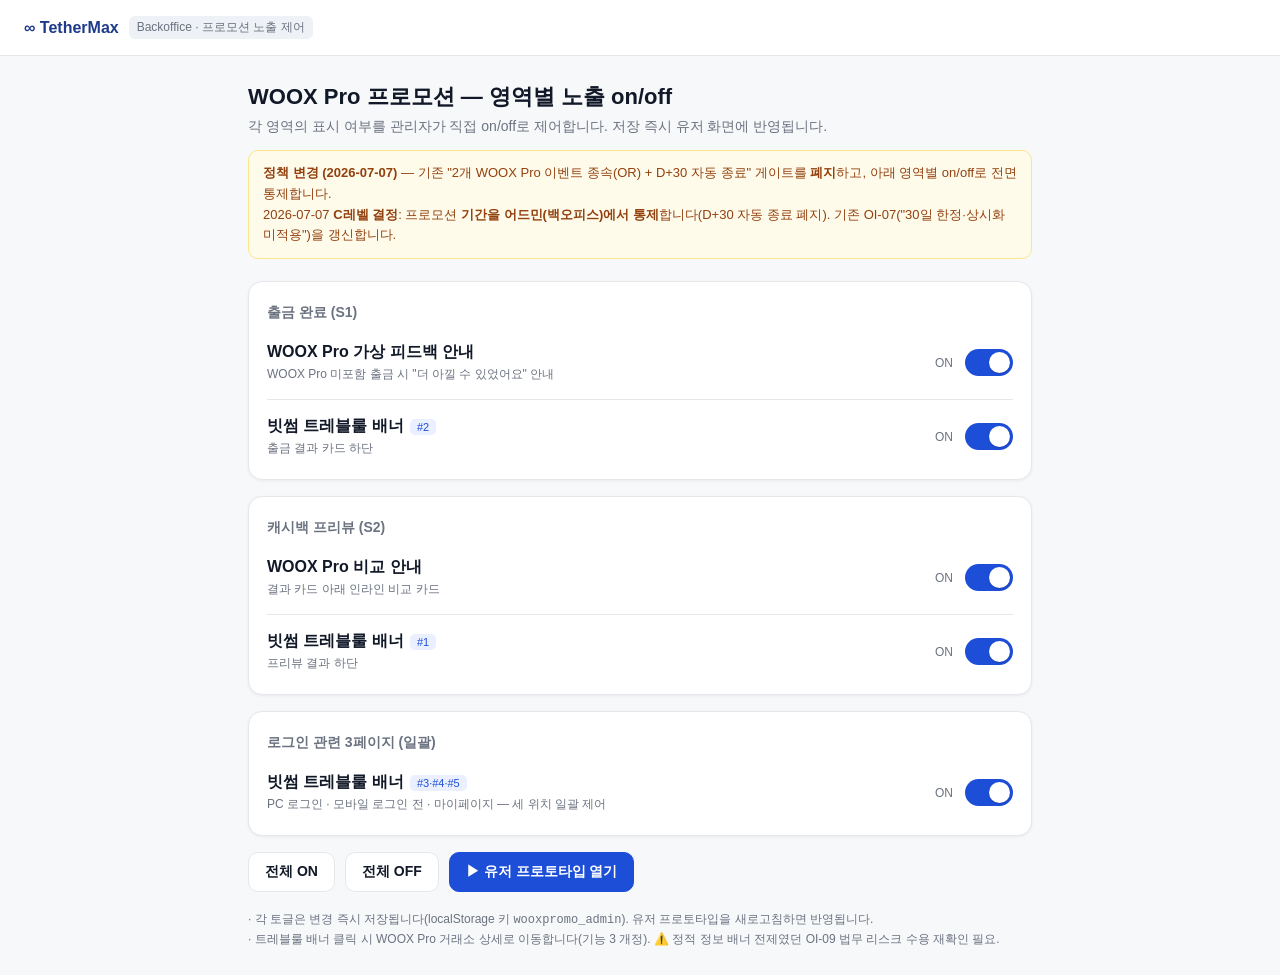
<file: src/backoffice/index.html>
<!DOCTYPE html>
<html lang="ko">
<head>
  <meta charset="UTF-8" />
  <meta name="viewport" content="width=device-width, initial-scale=1.0" />
  <title>WOOX Pro 프로모션 · 노출 제어 (백오피스)</title>
  <style>
    :root { --brand:#1d4ed8; --bg:#f7f8fa; --surface:#fff; --border:#e5e7eb; --text:#111827; --muted:#6b7280; }
    * { box-sizing:border-box; }
    body { margin:0; font-family:-apple-system,BlinkMacSystemFont,"Segoe UI",Roboto,"Malgun Gothic",sans-serif; background:var(--bg); color:var(--text); }
    .top { background:var(--surface); border-bottom:1px solid var(--border); padding:16px 24px; display:flex; align-items:center; gap:10px; }
    .top .brand { font-weight:800; color:#1e3a8a; }
    .top .tag { font-size:12px; color:var(--muted); background:#eef1f5; padding:3px 8px; border-radius:6px; }
    .wrap { max-width:820px; margin:26px auto; padding:0 18px; }
    h1 { font-size:22px; margin:0 0 6px; }
    .sub { color:var(--muted); font-size:14px; margin-bottom:8px; }
    .policy { background:#fffbeb; border:1px solid #fde68a; color:#92400e; border-radius:10px; padding:12px 14px; font-size:13px; line-height:1.6; margin:14px 0 22px; }
    .group { background:var(--surface); border:1px solid var(--border); border-radius:14px; padding:6px 18px; margin-bottom:16px; box-shadow:0 1px 3px rgba(16,24,40,.06); }
    .group h2 { font-size:14px; color:var(--muted); margin:16px 0 4px; }
    .row { display:flex; align-items:center; justify-content:space-between; padding:16px 0; border-bottom:1px solid var(--border); }
    .row:last-child { border-bottom:none; }
    .row .label { font-weight:600; }
    .row .desc { font-size:12px; color:var(--muted); margin-top:3px; }
    .row .pos { font-size:11px; color:#1d4ed8; background:#eaf0ff; border-radius:5px; padding:2px 7px; margin-left:6px; }
    .switch { width:48px; height:27px; border-radius:999px; background:#cbd5e1; position:relative; cursor:pointer; flex:0 0 auto; transition:background .15s; }
    .switch.on { background:var(--brand); }
    .switch .knob { position:absolute; top:3px; left:3px; width:21px; height:21px; border-radius:999px; background:#fff; transition:left .15s; box-shadow:0 1px 2px rgba(0,0,0,.2); }
    .switch.on .knob { left:24px; }
    .state { font-size:12px; color:var(--muted); width:34px; text-align:right; margin-right:12px; }
    .toolbar { display:flex; gap:10px; align-items:center; margin-top:8px; }
    .btn { border:1px solid var(--border); background:var(--surface); border-radius:10px; padding:10px 16px; font-weight:700; cursor:pointer; font-size:14px; text-decoration:none; color:var(--text); }
    .btn.primary { background:var(--brand); color:#fff; border-color:var(--brand); }
    .saved { color:#16a34a; font-size:13px; font-weight:700; opacity:0; transition:opacity .2s; }
    .saved.show { opacity:1; }
    .note { color:var(--muted); font-size:12px; margin-top:18px; line-height:1.6; }
  </style>
</head>
<body>
  <div class="top"><span class="brand">∞ TetherMax</span> <span class="tag">Backoffice · 프로모션 노출 제어</span></div>
  <div class="wrap">
    <h1>WOOX Pro 프로모션 — 영역별 노출 on/off</h1>
    <div class="sub">각 영역의 표시 여부를 관리자가 직접 on/off로 제어합니다. 저장 즉시 유저 화면에 반영됩니다.</div>
    <div class="policy">
      <b>정책 변경 (2026-07-07)</b> — 기존 "2개 WOOX Pro 이벤트 종속(OR) + D+30 자동 종료" 게이트를 <b>폐지</b>하고, 아래 영역별 on/off로 전면 통제합니다.<br />
      2026-07-07 <b>C레벨 결정</b>: 프로모션 <b>기간을 어드민(백오피스)에서 통제</b>합니다(D+30 자동 종료 폐지). 기존 OI-07("30일 한정·상시화 미적용")을 갱신합니다.
    </div>

    <div class="group">
      <h2>출금 완료 (S1)</h2>
      <div class="row" data-key="s1Feedback">
        <div><span class="label">WOOX Pro 가상 피드백 안내</span><div class="desc">WOOX Pro 미포함 출금 시 "더 아낄 수 있었어요" 안내</div></div>
        <div style="display:flex;align-items:center"><span class="state"></span><span class="switch"><span class="knob"></span></span></div>
      </div>
      <div class="row" data-key="s1Banner">
        <div><span class="label">빗썸 트레블룰 배너</span><span class="pos">#2</span><div class="desc">출금 결과 카드 하단</div></div>
        <div style="display:flex;align-items:center"><span class="state"></span><span class="switch"><span class="knob"></span></span></div>
      </div>
    </div>

    <div class="group">
      <h2>캐시백 프리뷰 (S2)</h2>
      <div class="row" data-key="s2Compare">
        <div><span class="label">WOOX Pro 비교 안내</span><div class="desc">결과 카드 아래 인라인 비교 카드</div></div>
        <div style="display:flex;align-items:center"><span class="state"></span><span class="switch"><span class="knob"></span></span></div>
      </div>
      <div class="row" data-key="s2Banner">
        <div><span class="label">빗썸 트레블룰 배너</span><span class="pos">#1</span><div class="desc">프리뷰 결과 하단</div></div>
        <div style="display:flex;align-items:center"><span class="state"></span><span class="switch"><span class="knob"></span></span></div>
      </div>
    </div>

    <div class="group">
      <h2>로그인 관련 3페이지 (일괄)</h2>
      <div class="row" data-key="loginBanners">
        <div><span class="label">빗썸 트레블룰 배너</span><span class="pos">#3·#4·#5</span><div class="desc">PC 로그인 · 모바일 로그인 전 · 마이페이지 — 세 위치 일괄 제어</div></div>
        <div style="display:flex;align-items:center"><span class="state"></span><span class="switch"><span class="knob"></span></span></div>
      </div>
    </div>

    <div class="toolbar">
      <button class="btn" id="all-on">전체 ON</button>
      <button class="btn" id="all-off">전체 OFF</button>
      <a class="btn primary" href="../frontend/index.html" target="_blank">▶ 유저 프로토타입 열기</a>
      <span class="saved" id="saved">✓ 저장됨</span>
    </div>
    <div class="note">
      · 각 토글은 변경 즉시 저장됩니다(localStorage 키 <code>wooxpromo_admin</code>). 유저 프로토타입을 새로고침하면 반영됩니다.<br />
      · 트레블룰 배너 클릭 시 WOOX Pro 거래소 상세로 이동합니다(기능 3 개정). ⚠️ 정적 정보 배너 전제였던 OI-09 법무 리스크 수용 재확인 필요.
    </div>
  </div>

  <script>
    var KEY = 'wooxpromo_admin';
    var DEF = { s1Feedback:true, s1Banner:true, s2Compare:true, s2Banner:true, loginBanners:true };
    function load(){ try { return Object.assign({}, DEF, JSON.parse(localStorage.getItem(KEY)) || {}); } catch(e){ return Object.assign({}, DEF); } }
    function save(s){ localStorage.setItem(KEY, JSON.stringify(s)); var n=document.getElementById('saved'); n.classList.add('show'); setTimeout(function(){ n.classList.remove('show'); }, 1200); }
    var state = load();
    function paint(){
      document.querySelectorAll('.row').forEach(function(row){
        var k = row.getAttribute('data-key'); var on = !!state[k];
        row.querySelector('.switch').classList.toggle('on', on);
        row.querySelector('.state').textContent = on ? 'ON' : 'OFF';
      });
    }
    document.querySelectorAll('.row').forEach(function(row){
      row.querySelector('.switch').addEventListener('click', function(){
        var k = row.getAttribute('data-key'); state[k] = !state[k]; save(state); paint();
      });
    });
    document.getElementById('all-on').addEventListener('click', function(){ Object.keys(DEF).forEach(function(k){ state[k]=true; }); save(state); paint(); });
    document.getElementById('all-off').addEventListener('click', function(){ Object.keys(DEF).forEach(function(k){ state[k]=false; }); save(state); paint(); });
    paint();
  </script>
</body>
</html>
</file>
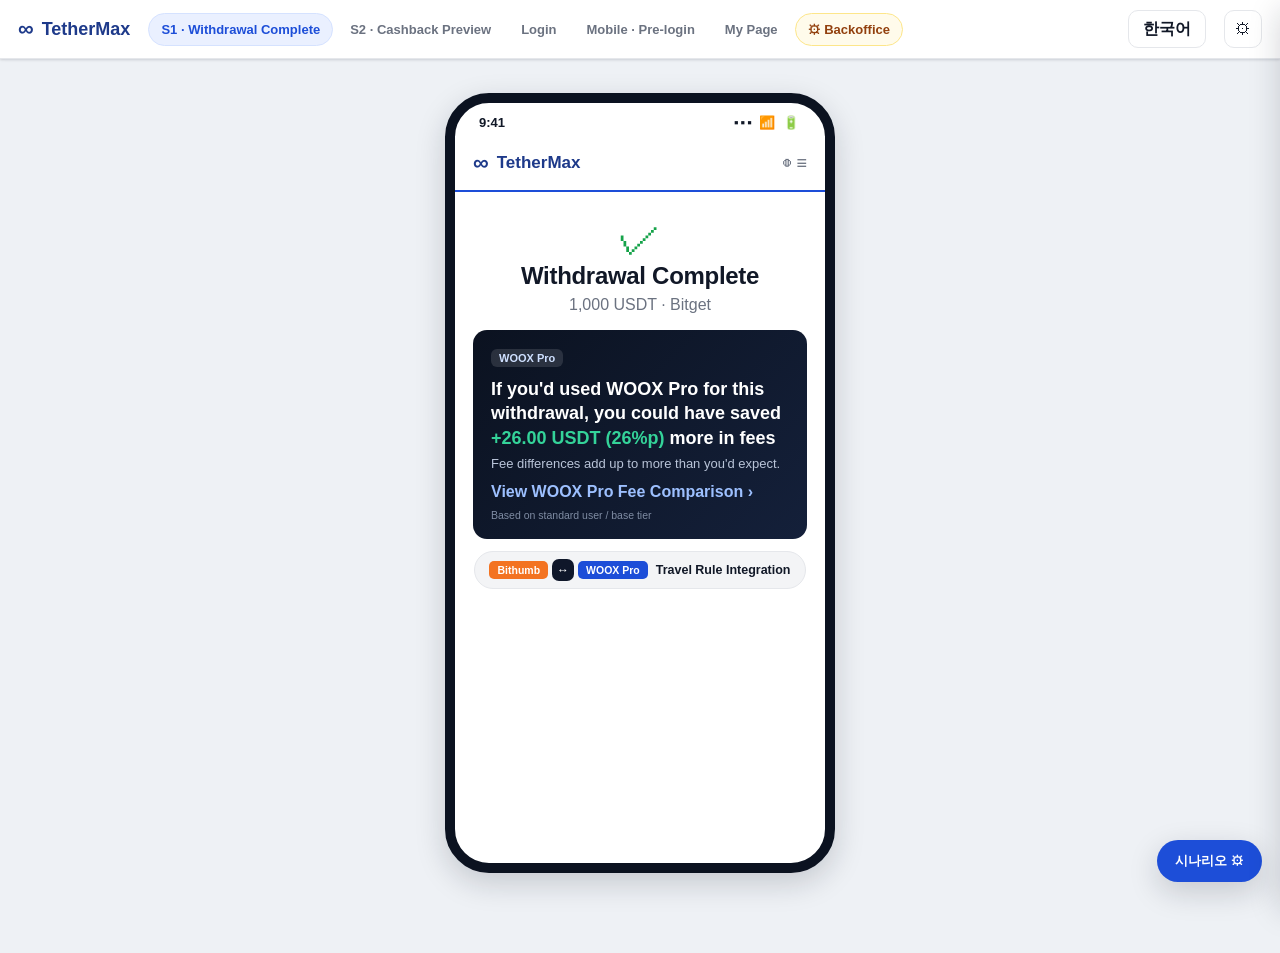
<file: src/frontend/index.html>
<!DOCTYPE html>
<html lang="ko">
<head>
  <meta charset="UTF-8" />
  <meta name="viewport" content="width=device-width, initial-scale=1.0" />
  <title>WOOX Pro 온보딩 프로모션 · 클릭 프로토타입</title>
  <link rel="stylesheet" href="css/prototype.css" />
</head>
<body>
  <!-- 상단 툴바: 화면 전환 -->
  <div class="toolbar">
    <div class="brand"><span class="inf">∞</span> TetherMax</div>
    <div class="tabs" id="tabs">
      <button class="tab" data-screen="s1">S1 · Withdrawal Complete</button>
      <button class="tab" data-screen="s2">S2 · Cashback Preview</button>
      <button class="tab" data-screen="login">Login</button>
      <button class="tab" data-screen="mweb">Mobile · Pre-login</button>
      <button class="tab" data-screen="mypage">My Page</button>
      <button class="tab tab-admin" data-screen="backoffice">⚙ Backoffice</button>
    </div>
    <div class="spacer"></div>
    <button class="icon-btn" id="btn-lang" title="한/영 전환" style="width:auto;padding:0 14px;font-weight:700">한국어</button>
    <button class="icon-btn" id="btn-drawer" title="시나리오 패널">⚙︎</button>
  </div>

  <!-- 화면 스테이지 -->
  <div class="stage" id="stage"></div>

  <!-- 토스트 -->
  <div class="toast-wrap" id="toasts"></div>

  <!-- 모달 마운트 -->
  <div id="modal-root"></div>

  <!-- 시나리오 드로어 -->
  <div class="drawer" id="drawer"></div>
  <button class="fab" id="fab">시나리오 ⚙︎</button>

  <script src="js/i18n.js"></script>
  <script src="js/mock-api.js"></script>
  <script src="js/app.js"></script>
</body>
</html>
</file>
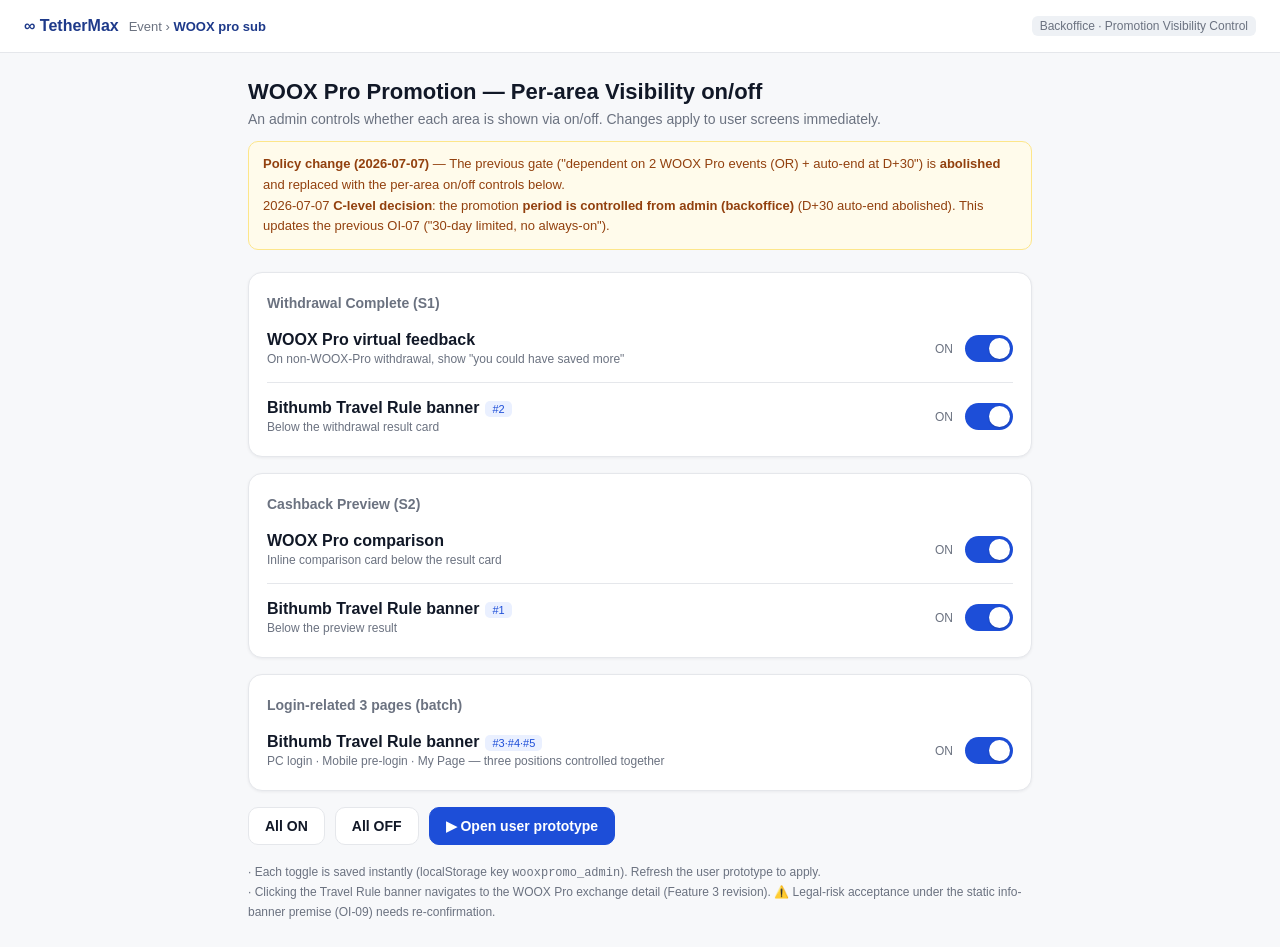
<file: src/frontend/backoffice.html>
<!DOCTYPE html>
<html lang="ko">
<head>
  <meta charset="UTF-8" />
  <meta name="viewport" content="width=device-width, initial-scale=1.0" />
  <title>WOOX Pro 프로모션 · 노출 제어 (백오피스)</title>
  <style>
    :root { --brand:#1d4ed8; --bg:#f7f8fa; --surface:#fff; --border:#e5e7eb; --text:#111827; --muted:#6b7280; }
    * { box-sizing:border-box; }
    body { margin:0; font-family:-apple-system,BlinkMacSystemFont,"Segoe UI",Roboto,"Malgun Gothic",sans-serif; background:var(--bg); color:var(--text); }
    .top { background:var(--surface); border-bottom:1px solid var(--border); padding:16px 24px; display:flex; align-items:center; gap:10px; }
    .top .brand { font-weight:800; color:#1e3a8a; }
    .top .tag { font-size:12px; color:var(--muted); background:#eef1f5; padding:3px 8px; border-radius:6px; }
    .top .crumb { font-size:13px; color:var(--muted); }
    .top .crumb b { color:#1e3a8a; }
    .top .spacer { flex:1; }
    .wrap { max-width:820px; margin:26px auto; padding:0 18px; }
    h1 { font-size:22px; margin:0 0 6px; }
    .sub { color:var(--muted); font-size:14px; margin-bottom:8px; }
    .policy { background:#fffbeb; border:1px solid #fde68a; color:#92400e; border-radius:10px; padding:12px 14px; font-size:13px; line-height:1.6; margin:14px 0 22px; }
    .group { background:var(--surface); border:1px solid var(--border); border-radius:14px; padding:6px 18px; margin-bottom:16px; box-shadow:0 1px 3px rgba(16,24,40,.06); }
    .group h2 { font-size:14px; color:var(--muted); margin:16px 0 4px; }
    .row { display:flex; align-items:center; justify-content:space-between; padding:16px 0; border-bottom:1px solid var(--border); }
    .row:last-child { border-bottom:none; }
    .row .label { font-weight:600; }
    .row .desc { font-size:12px; color:var(--muted); margin-top:3px; }
    .row .pos { font-size:11px; color:#1d4ed8; background:#eaf0ff; border-radius:5px; padding:2px 7px; margin-left:6px; }
    .switch { width:48px; height:27px; border-radius:999px; background:#cbd5e1; position:relative; cursor:pointer; flex:0 0 auto; transition:background .15s; }
    .switch.on { background:var(--brand); }
    .switch .knob { position:absolute; top:3px; left:3px; width:21px; height:21px; border-radius:999px; background:#fff; transition:left .15s; box-shadow:0 1px 2px rgba(0,0,0,.2); }
    .switch.on .knob { left:24px; }
    .state { font-size:12px; color:var(--muted); width:34px; text-align:right; margin-right:12px; }
    .toolbar { display:flex; gap:10px; align-items:center; margin-top:8px; }
    .btn { border:1px solid var(--border); background:var(--surface); border-radius:10px; padding:10px 16px; font-weight:700; cursor:pointer; font-size:14px; text-decoration:none; color:var(--text); }
    .btn.primary { background:var(--brand); color:#fff; border-color:var(--brand); }
    .saved { color:#16a34a; font-size:13px; font-weight:700; opacity:0; transition:opacity .2s; }
    .saved.show { opacity:1; }
    .note { color:var(--muted); font-size:12px; margin-top:18px; line-height:1.6; }
  </style>
</head>
<body>
  <div class="top"><span class="brand">&#8734; TetherMax</span> <span class="crumb" data-i18n-html="breadcrumb"></span><span class="spacer"></span><span class="tag" data-i18n="tag"></span></div>
  <div class="wrap">
    <h1 data-i18n="h1"></h1>
    <div class="sub" data-i18n="sub"></div>
    <div class="policy" data-i18n-html="policy"></div>

    <div class="group">
      <h2 data-i18n="g_s1"></h2>
      <div class="row" data-key="s1Feedback">
        <div><span class="label" data-i18n="s1Feedback_label"></span><div class="desc" data-i18n="s1Feedback_desc"></div></div>
        <div style="display:flex;align-items:center"><span class="state"></span><span class="switch"><span class="knob"></span></span></div>
      </div>
      <div class="row" data-key="s1Banner">
        <div><span class="label" data-i18n="banner_label"></span><span class="pos">#2</span><div class="desc" data-i18n="s1Banner_desc"></div></div>
        <div style="display:flex;align-items:center"><span class="state"></span><span class="switch"><span class="knob"></span></span></div>
      </div>
    </div>

    <div class="group">
      <h2 data-i18n="g_s2"></h2>
      <div class="row" data-key="s2Compare">
        <div><span class="label" data-i18n="s2Compare_label"></span><div class="desc" data-i18n="s2Compare_desc"></div></div>
        <div style="display:flex;align-items:center"><span class="state"></span><span class="switch"><span class="knob"></span></span></div>
      </div>
      <div class="row" data-key="s2Banner">
        <div><span class="label" data-i18n="banner_label"></span><span class="pos">#1</span><div class="desc" data-i18n="s2Banner_desc"></div></div>
        <div style="display:flex;align-items:center"><span class="state"></span><span class="switch"><span class="knob"></span></span></div>
      </div>
    </div>

    <div class="group">
      <h2 data-i18n="g_login"></h2>
      <div class="row" data-key="loginBanners">
        <div><span class="label" data-i18n="banner_label"></span><span class="pos">#3·#4·#5</span><div class="desc" data-i18n="loginBanners_desc"></div></div>
        <div style="display:flex;align-items:center"><span class="state"></span><span class="switch"><span class="knob"></span></span></div>
      </div>
    </div>

    <div class="toolbar">
      <button class="btn" id="all-on" data-i18n="allOn"></button>
      <button class="btn" id="all-off" data-i18n="allOff"></button>
      <a class="btn primary" href="./" target="_blank" data-i18n="openProto"></a>
      <span class="saved" id="saved" data-i18n="saved"></span>
    </div>
    <div class="note" data-i18n-html="note"></div>
  </div>

  <script>
    // 언어: 유저 프로토타입과 공유(localStorage wooxpromo_lang). 기본 en.
    var LANG_KEY = 'wooxpromo_lang';
    function lang(){ try { var l = localStorage.getItem(LANG_KEY); return (l === 'ko' || l === 'en') ? l : 'en'; } catch(e){ return 'en'; } }
    var I18N = {
      en: {
        breadcrumb: 'Event › <b>WOOX pro sub</b>',
        tag: 'Backoffice · Promotion Visibility Control',
        h1: 'WOOX Pro Promotion — Per-area Visibility on/off',
        sub: 'An admin controls whether each area is shown via on/off. Changes apply to user screens immediately.',
        policy: '<b>Policy change (2026-07-07)</b> — The previous gate ("dependent on 2 WOOX Pro events (OR) + auto-end at D+30") is <b>abolished</b> and replaced with the per-area on/off controls below.<br />2026-07-07 <b>C-level decision</b>: the promotion <b>period is controlled from admin (backoffice)</b> (D+30 auto-end abolished). This updates the previous OI-07 ("30-day limited, no always-on").',
        g_s1: 'Withdrawal Complete (S1)',
        g_s2: 'Cashback Preview (S2)',
        g_login: 'Login-related 3 pages (batch)',
        s1Feedback_label: 'WOOX Pro virtual feedback',
        s1Feedback_desc: 'On non-WOOX-Pro withdrawal, show "you could have saved more"',
        banner_label: 'Bithumb Travel Rule banner',
        s1Banner_desc: 'Below the withdrawal result card',
        s2Compare_label: 'WOOX Pro comparison',
        s2Compare_desc: 'Inline comparison card below the result card',
        s2Banner_desc: 'Below the preview result',
        loginBanners_desc: 'PC login · Mobile pre-login · My Page — three positions controlled together',
        allOn: 'All ON',
        allOff: 'All OFF',
        openProto: '▶ Open user prototype',
        saved: '✓ Saved',
        note: '· Each toggle is saved instantly (localStorage key <code>wooxpromo_admin</code>). Refresh the user prototype to apply.<br />· Clicking the Travel Rule banner navigates to the WOOX Pro exchange detail (Feature 3 revision). ⚠️ Legal-risk acceptance under the static info-banner premise (OI-09) needs re-confirmation.'
      },
      ko: {
        breadcrumb: '이벤트 › <b>WOOX pro sub</b>',
        tag: 'Backoffice · 프로모션 노출 제어',
        h1: 'WOOX Pro 프로모션 — 영역별 노출 on/off',
        sub: '각 영역의 표시 여부를 관리자가 직접 on/off로 제어합니다. 저장 즉시 유저 화면에 반영됩니다.',
        policy: '<b>정책 변경 (2026-07-07)</b> — 기존 "2개 WOOX Pro 이벤트 종속(OR) + D+30 자동 종료" 게이트를 <b>폐지</b>하고, 아래 영역별 on/off로 전면 통제합니다.<br />2026-07-07 <b>C레벨 결정</b>: 프로모션 <b>기간을 어드민(백오피스)에서 통제</b>합니다(D+30 자동 종료 폐지). 기존 OI-07("30일 한정·상시화 미적용")을 갱신합니다.',
        g_s1: '출금 완료 (S1)',
        g_s2: '캐시백 프리뷰 (S2)',
        g_login: '로그인 관련 3페이지 (일괄)',
        s1Feedback_label: 'WOOX Pro 가상 피드백 안내',
        s1Feedback_desc: 'WOOX Pro 미포함 출금 시 "더 아낄 수 있었어요" 안내',
        banner_label: '빗썸 트레블룰 배너',
        s1Banner_desc: '출금 결과 카드 하단',
        s2Compare_label: 'WOOX Pro 비교 안내',
        s2Compare_desc: '결과 카드 아래 인라인 비교 카드',
        s2Banner_desc: '프리뷰 결과 하단',
        loginBanners_desc: 'PC 로그인 · 모바일 로그인 전 · 마이페이지 — 세 위치 일괄 제어',
        allOn: '전체 ON',
        allOff: '전체 OFF',
        openProto: '▶ 유저 프로토타입 열기',
        saved: '✓ 저장됨',
        note: '· 각 토글은 변경 즉시 저장됩니다(localStorage 키 <code>wooxpromo_admin</code>). 유저 프로토타입을 새로고침하면 반영됩니다.<br />· 트레블룰 배너 클릭 시 WOOX Pro 거래소 상세로 이동합니다(기능 3 개정). ⚠️ 정적 정보 배너 전제였던 OI-09 법무 리스크 수용 재확인 필요.'
      }
    };
    function applyI18n(){
      var d = I18N[lang()] || I18N.en;
      document.documentElement.lang = lang();
      document.querySelectorAll('[data-i18n]').forEach(function(el){
        var k = el.getAttribute('data-i18n'); if (d[k] != null) el.textContent = d[k];
      });
      document.querySelectorAll('[data-i18n-html]').forEach(function(el){
        var k = el.getAttribute('data-i18n-html'); if (d[k] != null) el.innerHTML = d[k];
      });
    }

    var KEY = 'wooxpromo_admin';
    var DEF = { s1Feedback:true, s1Banner:true, s2Compare:true, s2Banner:true, loginBanners:true };
    function load(){ try { return Object.assign({}, DEF, JSON.parse(localStorage.getItem(KEY)) || {}); } catch(e){ return Object.assign({}, DEF); } }
    function save(s){ localStorage.setItem(KEY, JSON.stringify(s)); var n=document.getElementById('saved'); n.classList.add('show'); setTimeout(function(){ n.classList.remove('show'); }, 1200); }
    var state = load();
    function paint(){
      document.querySelectorAll('.row').forEach(function(row){
        var k = row.getAttribute('data-key'); var on = !!state[k];
        row.querySelector('.switch').classList.toggle('on', on);
        row.querySelector('.state').textContent = on ? 'ON' : 'OFF';
      });
    }
    document.querySelectorAll('.row').forEach(function(row){
      row.querySelector('.switch').addEventListener('click', function(){
        var k = row.getAttribute('data-key'); state[k] = !state[k]; save(state); paint();
      });
    });
    document.getElementById('all-on').addEventListener('click', function(){ Object.keys(DEF).forEach(function(k){ state[k]=true; }); save(state); paint(); });
    document.getElementById('all-off').addEventListener('click', function(){ Object.keys(DEF).forEach(function(k){ state[k]=false; }); save(state); paint(); });
    // 부모(유저 프로토타입)에서 언어 변경 시 실시간 반영
    window.addEventListener('storage', function(e){ if (e.key === LANG_KEY) applyI18n(); });
    applyI18n();
    paint();
  </script>
</body>
</html>
</file>
<file: src/frontend/css/prototype.css>
/* prototype.css — WOOX Pro 온보딩 프로모션 클릭 프로토타입
 * TetherMax 브랜드 톤: 네이비 로고 / 블루 CTA / 라이트 배경, 텍스처 절제형.
 * 참고 화면 5종(S1·S2·로그인·회원가입·마이페이지) + 트레블룰 배너.
 */

:root {
  --brand: #1d4ed8;          /* Primary CTA (버튼) */
  --brand-navy: #1e3a8a;     /* 로고/헤딩 강조 */
  --brand-deep: #1e40af;
  --bg: #f7f8fa;
  --surface: #ffffff;
  --surface-2: #f3f4f6;
  --border: #e5e7eb;
  --text: #111827;
  --muted: #6b7280;
  --muted-2: #9ca3af;
  --positive: #16a34a;
  --danger: #dc2626;
  --danger-bg: #fef2f2;
  --warn: #b45309;
  --warn-bg: #fffbeb;
  --tether: #26a17b;
  --radius: 14px;
  --radius-sm: 10px;
  --shadow: 0 1px 2px rgba(16,24,40,.06), 0 1px 3px rgba(16,24,40,.10);
  --shadow-lg: 0 10px 30px rgba(16,24,40,.18);
  --font: -apple-system, BlinkMacSystemFont, "Segoe UI", Roboto, "Helvetica Neue", Arial, "Apple SD Gothic Neo", "Malgun Gothic", sans-serif;
}

* { box-sizing: border-box; }
html, body { margin: 0; padding: 0; }
body {
  font-family: var(--font);
  background: #eef1f5;
  color: var(--text);
  -webkit-font-smoothing: antialiased;
}

/* ============ 상단 툴바 ============ */
.toolbar {
  position: sticky; top: 0; z-index: 40;
  display: flex; align-items: center; gap: 18px;
  padding: 10px 18px;
  background: var(--surface);
  border-bottom: 1px solid var(--border);
  box-shadow: var(--shadow);
}
.brand { display: flex; align-items: center; gap: 8px; font-weight: 800; color: var(--brand-navy); font-size: 18px; }
.brand .inf { font-size: 22px; }
.tabs { display: flex; gap: 4px; flex-wrap: wrap; }
.tab {
  border: 1px solid transparent; background: transparent; color: var(--muted);
  padding: 8px 12px; border-radius: 999px; font-size: 13px; font-weight: 600; cursor: pointer;
}
.tab:hover { background: var(--surface-2); color: var(--text); }
.tab.active { background: #eaf0ff; color: var(--brand); border-color: #d5e2ff; }
.tab-admin { color: #92400e; border-color: #fde68a; background: #fffbeb; }
.tab-admin.active { background: #1e3a8a; color: #fff; border-color: #1e3a8a; }
.toolbar .spacer { flex: 1; }
/* 백오피스 임베드 프레임 */
.admin-frame { width: 100%; max-width: 980px; height: calc(100vh - 140px); border: 1px solid var(--border); border-radius: 14px; background: #f7f8fa; box-shadow: 0 4px 20px rgba(16,24,40,.08); }
.icon-btn {
  border: 1px solid var(--border); background: var(--surface); color: var(--text);
  width: 38px; height: 38px; border-radius: 10px; cursor: pointer; font-size: 16px;
  display: inline-flex; align-items: center; justify-content: center;
}
.icon-btn:hover { background: var(--surface-2); }

/* ============ 스테이지 ============ */
.stage { display: flex; justify-content: center; padding: 34px 16px 80px; min-height: calc(100vh - 60px); }

/* 폰 프레임 */
.phone {
  width: 390px; min-height: 780px; background: var(--surface);
  border-radius: 44px; box-shadow: var(--shadow-lg);
  border: 10px solid #0b1220; overflow: hidden; position: relative;
  display: flex; flex-direction: column;
}
.phone.dark { background: #0b1220; }
.statusbar {
  display: flex; align-items: center; justify-content: space-between;
  padding: 12px 24px 6px; font-size: 13px; font-weight: 700;
}
.statusbar .sig { letter-spacing: 2px; }
.phone.dark .statusbar { color: #fff; }
.phone-body { flex: 1; overflow-y: auto; }

/* 데스크톱 프레임(로그인·회원가입) */
.desktop {
  width: min(1040px, 100%); background: var(--surface); border-radius: 16px;
  box-shadow: var(--shadow-lg); overflow: hidden; min-height: 640px;
}
.desktop .site-nav {
  display: flex; align-items: center; gap: 26px; padding: 16px 28px; border-bottom: 1px solid var(--border);
}
.desktop .site-nav .navlink { color: var(--text); font-weight: 600; font-size: 14px; cursor: pointer; }
.desktop .site-nav .navlink:hover { color: var(--brand); }
.desktop .site-nav .spacer { flex: 1; }

/* ============ 공통 컴포넌트 ============ */
.appbar {
  display: flex; align-items: center; justify-content: space-between;
  padding: 14px 18px; border-bottom: 2px solid var(--brand); background: var(--surface);
}
.appbar .brand { font-size: 17px; }
.appbar .icons { display: flex; gap: 14px; color: var(--muted); font-size: 18px; }

.screen-pad { padding: 20px 18px 28px; }
.h1 { font-size: 24px; font-weight: 800; text-align: center; margin: 18px 0 6px; letter-spacing: -.3px; }
.h2 { font-size: 15px; font-weight: 700; margin: 0 0 10px; }
.center { text-align: center; }
.muted { color: var(--muted); }
.tiny { font-size: 11px; }
.sp8{height:8px}.sp12{height:12px}.sp16{height:16px}.sp24{height:24px}

.card { background: var(--surface); border: 1px solid var(--border); border-radius: var(--radius); padding: 16px; box-shadow: var(--shadow); }
.field-row { display: flex; align-items: center; justify-content: space-between; padding: 10px 0; }
.grid2 { display: grid; grid-template-columns: 1fr 1fr; gap: 10px; }
.stat { background: var(--surface-2); border-radius: var(--radius-sm); padding: 12px 14px; }
.stat .k { font-size: 12px; color: var(--muted); }
.stat .v { font-size: 15px; font-weight: 700; margin-top: 4px; }

.btn {
  display: inline-flex; align-items: center; justify-content: center; gap: 8px;
  width: 100%; padding: 14px 16px; border-radius: 12px; font-size: 15px; font-weight: 700;
  border: 1px solid transparent; cursor: pointer;
}
.btn-primary { background: var(--brand); color: #fff; }
.btn-primary:hover { background: var(--brand-deep); }
.btn-primary:disabled { background: #e5e7eb; color: #9ca3af; cursor: not-allowed; }
.btn-ghost { background: var(--surface); color: var(--text); border-color: var(--border); }
.btn-ghost:hover { background: var(--surface-2); }
.btn-row { display: flex; gap: 12px; }
.link { color: var(--brand); font-weight: 700; cursor: pointer; text-decoration: underline; }
.input {
  width: 100%; padding: 15px 14px; border: 1px solid var(--border); border-radius: 12px;
  font-size: 15px; font-family: var(--font); background: var(--surface); color: var(--text);
}
.input:focus { outline: none; border-color: var(--brand); box-shadow: 0 0 0 3px rgba(29,78,216,.12); }
.input.err { border-color: var(--danger); }
.err-msg { color: var(--danger); font-size: 12px; margin-top: 6px; }
.form { max-width: 420px; margin: 0 auto; }
.checkbox-row { display: flex; gap: 10px; align-items: flex-start; font-size: 13px; color: var(--muted); }

/* 거래소 로고 칩 */
.exlogo { width: 22px; height: 22px; border-radius: 999px; color: #fff; font-weight: 800;
  display: inline-flex; align-items: center; justify-content: center; font-size: 12px; }

/* ============ 트레블룰 배너 (기능 3) ============ */
/* 로고 = 디자인 하드코딩 이미지 자리표시(칩), 문구 = i18n 텍스트. 로고 앞 → 문구 뒤 고정. */
.tr-banner {
  display: inline-flex; align-items: center; gap: 8px;
  background: var(--surface-2); border: 1px solid var(--border);
  border-radius: 999px; padding: 7px 14px; font-size: 12.5px; color: var(--muted);
}
.tr-banner .logos { display: inline-flex; align-items: center; gap: 4px; }
.tr-logo { height: 18px; padding: 0 8px; border-radius: 5px; color: #fff; font-weight: 800; font-size: 10.5px; display: inline-flex; align-items: center; }
.tr-logo.bithumb { background: #f37321; }
.tr-logo.woox { background: var(--brand); }
.tr-banner .txt { font-weight: 700; color: var(--text); }
.tr-arrow { display: inline-flex; align-items: center; justify-content: center; width: 22px; height: 22px; border-radius: 7px; background: #0f172a; color: #fff; font-size: 12px; font-weight: 800; line-height: 1; }
.tr-wrap { display: flex; justify-content: center; padding: 12px 0; }
.tr-wrap.full { padding: 14px 0 0; }
.dark .tr-banner { background: #1a2334; border-color: #26324a; color: #9fb0cc; }
.dark .tr-banner .txt { color: #e6edf7; }
.dark .tr-arrow { background: #e6edf7; color: #0b1220; }
/* 클릭 가능(기능 3 개정: 클릭 시 WOOX Pro 상세 이동) */
.tr-banner { cursor: pointer; transition: box-shadow .15s, transform .05s; }
.tr-banner:hover { box-shadow: 0 2px 8px rgba(29,78,216,.18); }
.tr-banner:active { transform: translateY(1px); }
/* 블록 변형(모바일 로그인 전: 익스체인지~포인트처럼 별도 블록·버튼형) */
.tr-banner.block { display: flex; width: 100%; justify-content: flex-start; gap: 10px; border-radius: 14px; padding: 16px 18px; }
.mweb .tr-wrap.full { padding: 0; margin-top: 14px; }
.mweb .tr-banner.block { background: #141d2e; border-color: #232f45; }
/* 좌측정렬 변형(마이페이지: 아래 버튼들과 너비 맞춤·좌측 정렬) */
.tr-banner.left { display: flex; width: 100%; justify-content: flex-start; gap: 10px; border-radius: 12px; padding: 12px 16px; }
.pm-drawer .tr-wrap.full { padding: 14px 0 2px; }

/* ============ 기능 1: 가상 피드백 카드 ============ */
.feedback {
  background: linear-gradient(135deg, #0b1220, #14203a);
  border-radius: var(--radius); padding: 18px; color: #fff; position: relative; overflow: hidden;
}
.feedback .badge { display:inline-block; background: rgba(255,255,255,.12); color:#cfe0ff; font-size:11px; font-weight:700; padding:3px 8px; border-radius:6px; }
.feedback .headline { font-size: 18px; font-weight: 800; line-height: 1.35; margin: 10px 0 6px; }
.feedback .amount { color: #34d399; }
.feedback .sub { color: #b9c4d8; font-size: 13px; }
.feedback .cta { color: #9dc0ff; font-weight: 800; margin-top: 12px; display: inline-block; cursor: pointer; }
.feedback .basis { color: #7f8ca3; font-size: 10.5px; margin-top: 8px; }

/* 이벤트 광고(기능1 미포함/역효과/포함 분기·base) */
.event-ad { border-radius: var(--radius); overflow: hidden; position: relative; color:#fff;
  background: radial-gradient(120% 120% at 80% 40%, #0f766e 0%, #0b1220 60%); min-height: 150px; padding: 18px; }
.event-ad .ex-tag { display:inline-flex; align-items:center; gap:6px; background:#000; color:#fff; font-weight:700; font-size:12px; padding:4px 8px; border-radius:6px; }
.event-ad .ev-title { font-size: 20px; font-weight: 800; margin-top: 14px; max-width: 60%; line-height:1.2; }
.event-ad .trophy { position:absolute; right:16px; bottom:12px; font-size:56px; }
.tag-note { font-size: 11px; color: var(--muted); text-align:center; margin-top:8px; }

/* ============ 기능 2: 인라인 비교 카드 ============ */
.compare {
  border: 1.5px solid var(--brand); border-radius: var(--radius); overflow: hidden; margin-top: 14px; background: var(--surface);
}
.compare .c-head { display:flex; align-items:center; justify-content:space-between; padding: 12px 16px; background:#eef3ff; cursor:pointer; }
.compare .c-head .t { font-weight: 800; color: var(--brand-navy); font-size: 14px; }
.compare .c-body { padding: 16px; }
.compare.collapsed .c-body { display: none; }
.cmp-row { display:flex; align-items:center; justify-content:space-between; padding:8px 0; border-bottom:1px dashed var(--border); }
.cmp-row:last-child { border-bottom:none; }
.cmp-row .lbl { color: var(--muted); font-size: 13px; }
.cmp-row .val { font-weight: 700; }
.cmp-win { color: var(--positive); font-weight: 800; }
.save-hl { background:#ecfdf5; border:1px solid #bbf7d0; border-radius:10px; padding:12px 14px; margin-top:10px; }
.save-hl .big { font-size: 20px; font-weight: 900; color: var(--positive); }
.basis-note { color: var(--muted); font-size: 10.5px; margin-top: 8px; }
.chev { transition: transform .2s; }
.compare.collapsed .chev { transform: rotate(-90deg); }

/* payout details (참고 S2) */
.payout { background: var(--surface-2); border-radius: var(--radius); padding: 16px; margin-top: 14px; }
.payout .steps { display:flex; align-items:center; justify-content:space-between; margin-top:12px; }
.payout .step { text-align:center; flex:1; }
.payout .step .ic { width:40px;height:40px;border-radius:10px;background:#e5e7eb;display:inline-flex;align-items:center;justify-content:center;font-size:18px; }
.payout .step .s-k { font-size:11px;color:var(--muted);margin-top:6px; }
.payout .step .s-v { font-size:12px;font-weight:700;margin-top:2px; }
.payout .dash { flex:0 0 24px; border-top:1px dashed var(--muted-2); }

/* ============ 마이페이지(다크) ============ */
.mypage { color:#fff; padding: 8px 20px 24px; }
.mypage .close { text-align:right; font-size:24px; color:#8b98ad; cursor:pointer; }
.mypage .avatar { width:78px;height:78px;border-radius:999px;background:#f6c453;display:flex;align-items:center;justify-content:center;font-size:40px;margin:8px auto 12px; }
.mypage .email { text-align:center; font-size:24px; font-weight:800; }
.mypage .mid { text-align:center; color:#8b98ad; margin-top:6px; font-size:15px; }
.mypage .grid { display:grid; grid-template-columns:1fr 1fr; gap:14px; margin-top:22px; }
.mypage .cell { background:#141d2e; border-radius:14px; padding:18px; min-height:96px; display:flex; flex-direction:column; justify-content:space-between; cursor:pointer; }
.mypage .cell .ic { font-size:20px; }
.mypage .cell .lb { font-weight:700; }
.mypage .list { background:#141d2e; border-radius:14px; margin-top:16px; overflow:hidden; }
.mypage .list .row { display:flex; align-items:center; gap:14px; padding:18px; cursor:pointer; }
.mypage .list .row:not(:last-child){ border-bottom:1px solid #232f45; }

/* ============ 마이페이지 (S5) — 데스크톱 대시보드 + 우측 프로필 드로어 ============ */
.mypage-desktop { position: relative; height: 780px; overflow: hidden; }
.dash { display: grid; grid-template-columns: 320px 1fr; gap: 22px; padding: 24px 28px; }
.dash .bal-card { border: 1px solid var(--border); border-radius: var(--radius); padding: 16px; display:flex; align-items:center; gap:12px; }
.dash .bal-card .coins { font-size: 26px; }
.dash .bal-card .b-amt { font-size: 20px; font-weight: 800; }
.dash .bal-card .b-k { font-size: 12px; color: var(--muted); }
.dash .uid-card { border: 1px solid var(--border); border-radius: var(--radius); padding: 16px; margin-top: 16px; }
.dash .uid-card .u-head { display:flex; justify-content:space-between; align-items:center; }
.dash .uid-card .u-row { display:flex; align-items:center; gap:10px; margin-top:14px; }
.dash .uid-card .u-row .spacer { flex:1; }
.dash .uid-card .u-sub { color: var(--muted); font-size: 12px; margin: 6px 0 0 32px; }
.dash .uid-card .u-more { border-top:1px solid var(--border); margin-top:14px; padding-top:14px; color: var(--muted); font-size: 13px; }
.dash .sect-title { font-size: 22px; font-weight: 800; margin: 4px 0 14px; }
.ev-grid { display:grid; grid-template-columns: 1fr 1fr; gap:16px; }
.ev-card { border:1px solid var(--border); border-radius: var(--radius); overflow:hidden; }
.ev-card .ev-img { background: radial-gradient(120% 120% at 80% 30%, #0f766e, #0b1220 65%); color:#fff; padding:14px; min-height:150px; position:relative; }
.ev-card .ev-img.dark2 { background: radial-gradient(120% 120% at 80% 30%, #1f2937, #0b1220 70%); }
.ev-card .ev-tag { display:inline-flex;align-items:center;gap:6px;background:#000;color:#fff;font-size:11px;font-weight:700;padding:3px 7px;border-radius:6px; }
.ev-card .ev-t { font-weight:800; font-size:16px; margin-top:10px; max-width:70%; line-height:1.25; }
.ev-card .ev-emoji { position:absolute; right:12px; bottom:10px; font-size:40px; }
.ev-card .ev-foot { padding:12px 14px; }
.ev-card .ev-rw { display:flex; justify-content:space-between; align-items:center; font-size:13px; color:var(--muted); }
.ev-card .ev-rw b { color: var(--text); }
.ev-badge { display:inline-block; font-size:11px; color:var(--muted); background:var(--surface-2); border-radius:6px; padding:3px 8px; margin-top:8px; }
.ev-badge.count { color: var(--warn); background: var(--warn-bg); }
.ev-join { margin-top:10px; }

.pm-dim { position:absolute; inset:0; background: rgba(30,41,59,.38); z-index: 5; }
.pm-drawer { position:absolute; top:0; right:0; height:100%; width:min(500px,58%); background:#fff; z-index:6;
  box-shadow: -12px 0 34px rgba(16,24,40,.22); padding: 22px 24px; overflow-y:auto; }
.pm-drawer .pm-close { text-align:right; font-size:22px; color:var(--muted); cursor:pointer; }
.pm-drawer .pm-avatar { width:70px;height:70px;border-radius:999px;background:#f6c453;display:flex;align-items:center;justify-content:center;font-size:36px;margin:4px auto 10px; }
.pm-drawer .pm-email { text-align:center; font-size:24px; font-weight:800; }
.pm-drawer .pm-mid { text-align:center; color:var(--muted); margin-top:6px; }
.pm-grid { display:grid; grid-template-columns:1fr 1fr; gap:14px; margin-top:6px; }
.pm-cell { border:1px solid var(--border); border-radius:14px; padding:16px; min-height:92px; display:flex; flex-direction:column; justify-content:space-between; cursor:pointer; box-shadow: var(--shadow); }
.pm-cell .ic { font-size:18px; }
.pm-cell .lb { font-weight:700; }
.pm-list { border:1px solid var(--border); border-radius:14px; margin-top:16px; overflow:hidden; }
.pm-list .row { display:flex; align-items:center; gap:14px; padding:16px 18px; cursor:pointer; }
.pm-list .row:not(:last-child){ border-bottom:1px solid var(--border); }

/* ============ mWeb 로그인 전 메뉴 (S4) ============ */
.mweb { color:#fff; padding: 4px 18px 24px; }
.mweb .close { text-align:right; font-size:22px; color:#8b98ad; cursor:pointer; padding:6px 0; }
.mweb .welcome-card { background:#141d2e; border-radius:14px; padding:20px; text-align:center; }
.mweb .welcome-card .wt { font-weight:800; font-size:18px; }
.mweb .welcome-card .ws { color:#8b98ad; font-size:13px; margin-top:6px; }
.mweb .btn-ghost.dark { background:#0b1220; color:#fff; border-color:#2a3750; }
.mweb .btn-ghost.dark:hover { background:#0f1a2e; }
.mweb .m-card { background:#141d2e; border-radius:14px; margin-top:14px; overflow:hidden; }
.mweb .m-row { display:flex; align-items:center; gap:14px; padding:16px 18px; cursor:pointer; font-weight:600; }
.mweb .m-row:not(:last-child) { border-bottom:1px solid #232f45; }
.mweb .m-row .ic { width:22px; text-align:center; color:#cbd5e1; }
.mweb .m-row .spacer { flex:1; }
.mweb .m-row .val { color:#8b98ad; font-weight:600; }
.mweb .switch.on { background: var(--brand); }
.mweb .headset { position:absolute; right:16px; bottom:16px; width:48px;height:48px;border-radius:999px;background:var(--brand);display:flex;align-items:center;justify-content:center;font-size:20px; }

/* ============ 모달 / 토스트 ============ */
.overlay { position: fixed; inset: 0; background: rgba(8,12,22,.55); display:flex; align-items:flex-end; justify-content:center; z-index: 60; }
.overlay.center { align-items:center; }
.sheet { background: var(--surface); width: 100%; max-width: 420px; border-radius: 20px 20px 0 0; padding: 22px; box-shadow: var(--shadow-lg); }
.overlay.center .sheet { border-radius: 20px; }
.sheet.dark { background:#0b1220; color:#fff; }
.modal-title { font-size: 20px; font-weight: 800; text-align:center; }
.modal-sub { color: var(--muted); text-align:center; margin-top:6px; font-size:13px; }

.toast-wrap { position: fixed; top: 74px; left: 0; right: 0; display:flex; flex-direction:column; align-items:center; gap:8px; z-index:80; pointer-events:none; }
.toast { background:#111827; color:#fff; padding:11px 16px; border-radius:10px; font-size:13px; box-shadow:var(--shadow-lg); max-width:360px; }
.toast.err { background: var(--danger); }
.toast.warn { background: var(--warn); }

.inline-err { background: var(--danger-bg); border:1px solid #fecaca; color: var(--danger); border-radius:10px; padding:10px 12px; font-size:12.5px; margin-top:10px; }
.inline-warn { background: var(--warn-bg); border:1px solid #fde68a; color: var(--warn); border-radius:10px; padding:10px 12px; font-size:12.5px; margin-top:10px; }

/* ============ 시나리오 드로어 ============ */
.drawer {
  position: fixed; top:0; right:0; height:100vh; width: 340px; background:#0f172a; color:#e2e8f0;
  box-shadow: var(--shadow-lg); z-index: 70; transform: translateX(100%); transition: transform .25s; overflow-y:auto;
}
.drawer.open { transform: translateX(0); }
.drawer h3 { font-size: 15px; margin: 0; }
.drawer .d-head { display:flex; align-items:center; justify-content:space-between; padding: 16px 18px; border-bottom:1px solid #1e293b; position:sticky; top:0; background:#0f172a; }
.drawer .d-sec { padding: 14px 18px; border-bottom:1px solid #1e293b; }
.drawer .d-sec .lbl { font-size:11px; text-transform:uppercase; letter-spacing:.06em; color:#7c8aa5; margin-bottom:8px; }
.drawer .opts { display:flex; flex-wrap:wrap; gap:6px; }
.drawer .opt { background:#1e293b; color:#cbd5e1; border:1px solid #26344d; padding:7px 10px; border-radius:8px; font-size:12px; cursor:pointer; }
.drawer .opt.on { background: var(--brand); color:#fff; border-color: var(--brand); }
.drawer .toggle { display:flex; align-items:center; justify-content:space-between; margin:8px 0; font-size:13px; }
.switch { width:40px;height:22px;border-radius:999px;background:#334155;position:relative;cursor:pointer; }
.switch.on { background: var(--brand); }
.switch .knob { position:absolute; top:2px; left:2px; width:18px;height:18px;border-radius:999px;background:#fff; transition:left .2s; }
.switch.on .knob { left:20px; }
.drawer .hint { color:#7c8aa5; font-size:11px; margin-top:6px; line-height:1.5; }
.drawer .req { color:#94a3b8; font-size:10.5px; }

.fab {
  position: fixed; right: 18px; bottom: 18px; z-index: 50;
  background: var(--brand); color:#fff; border:none; border-radius: 999px; padding: 12px 18px;
  font-weight: 800; font-size: 13px; cursor: pointer; box-shadow: var(--shadow-lg);
}

@media (max-width: 720px){
  .desktop .site-nav { gap: 12px; overflow-x:auto; }
  .toolbar { gap: 8px; }
  .drawer { width: 100%; }
}
</file>
